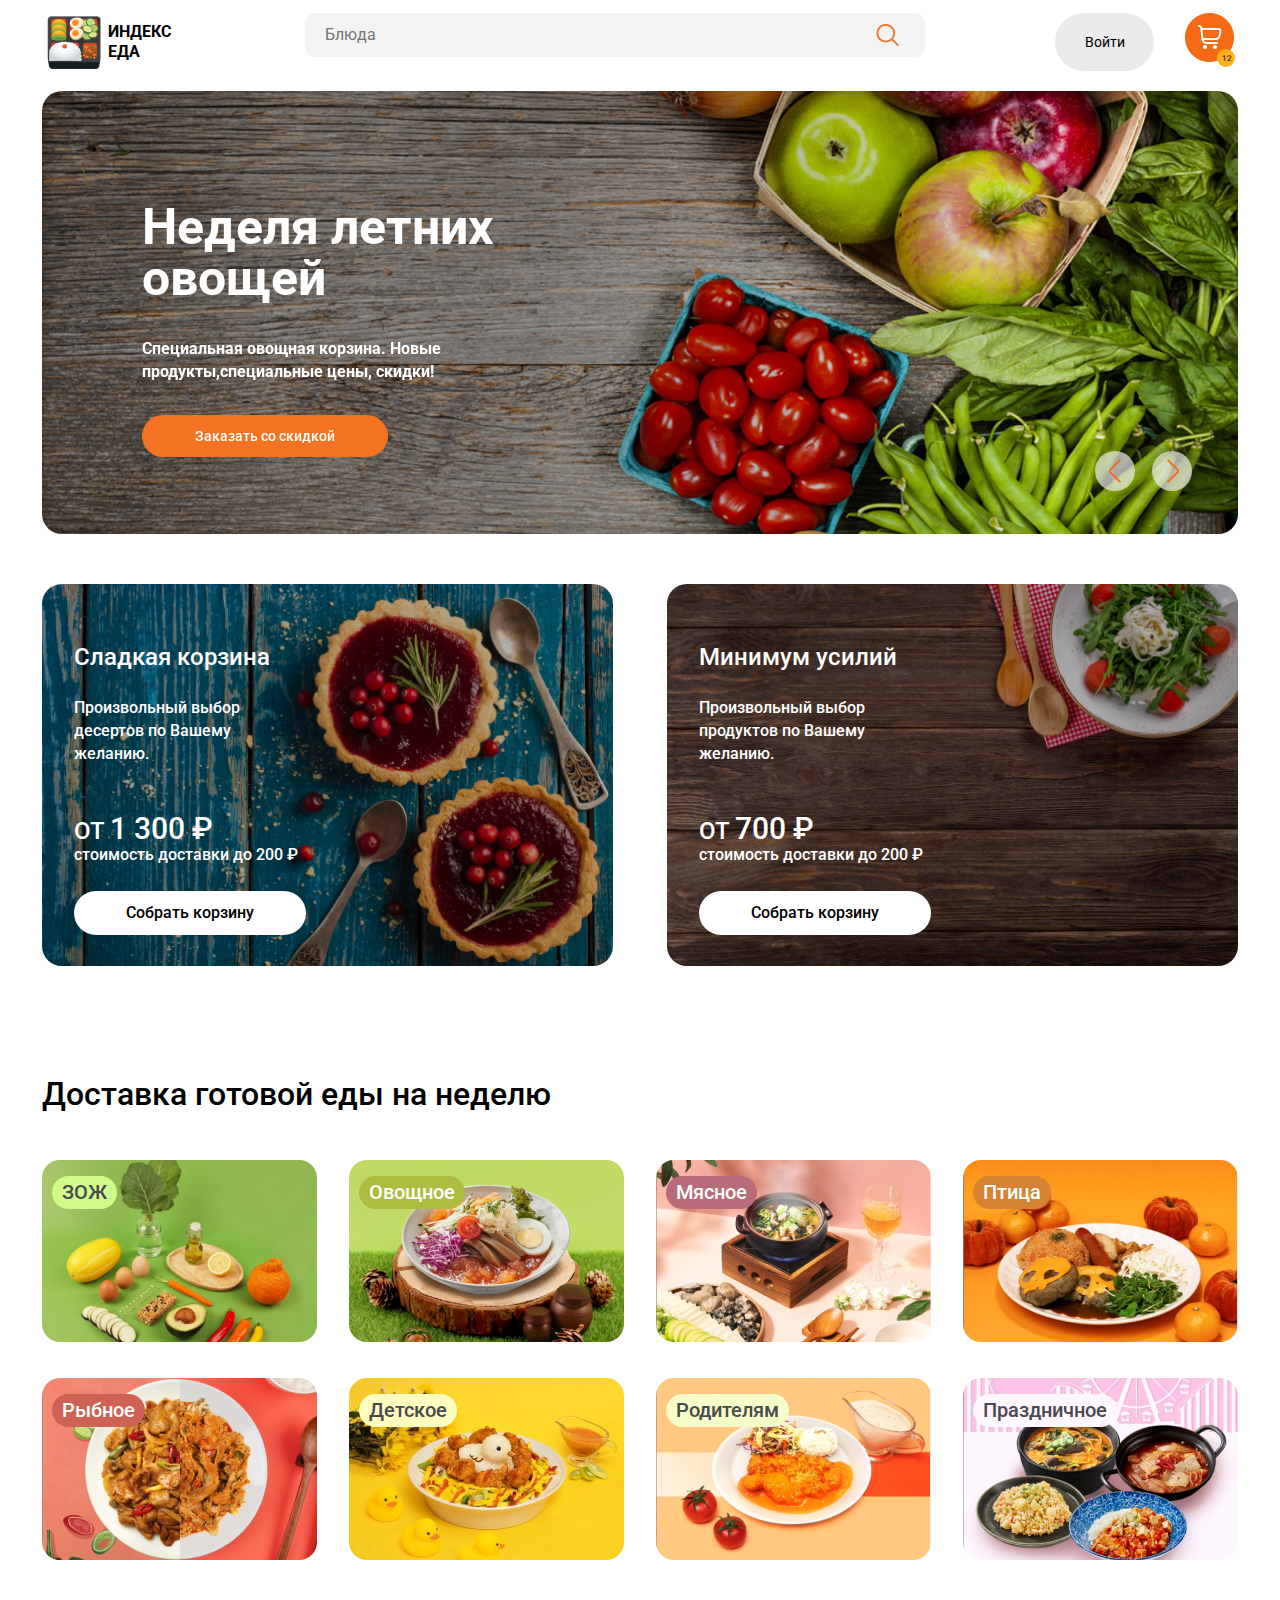
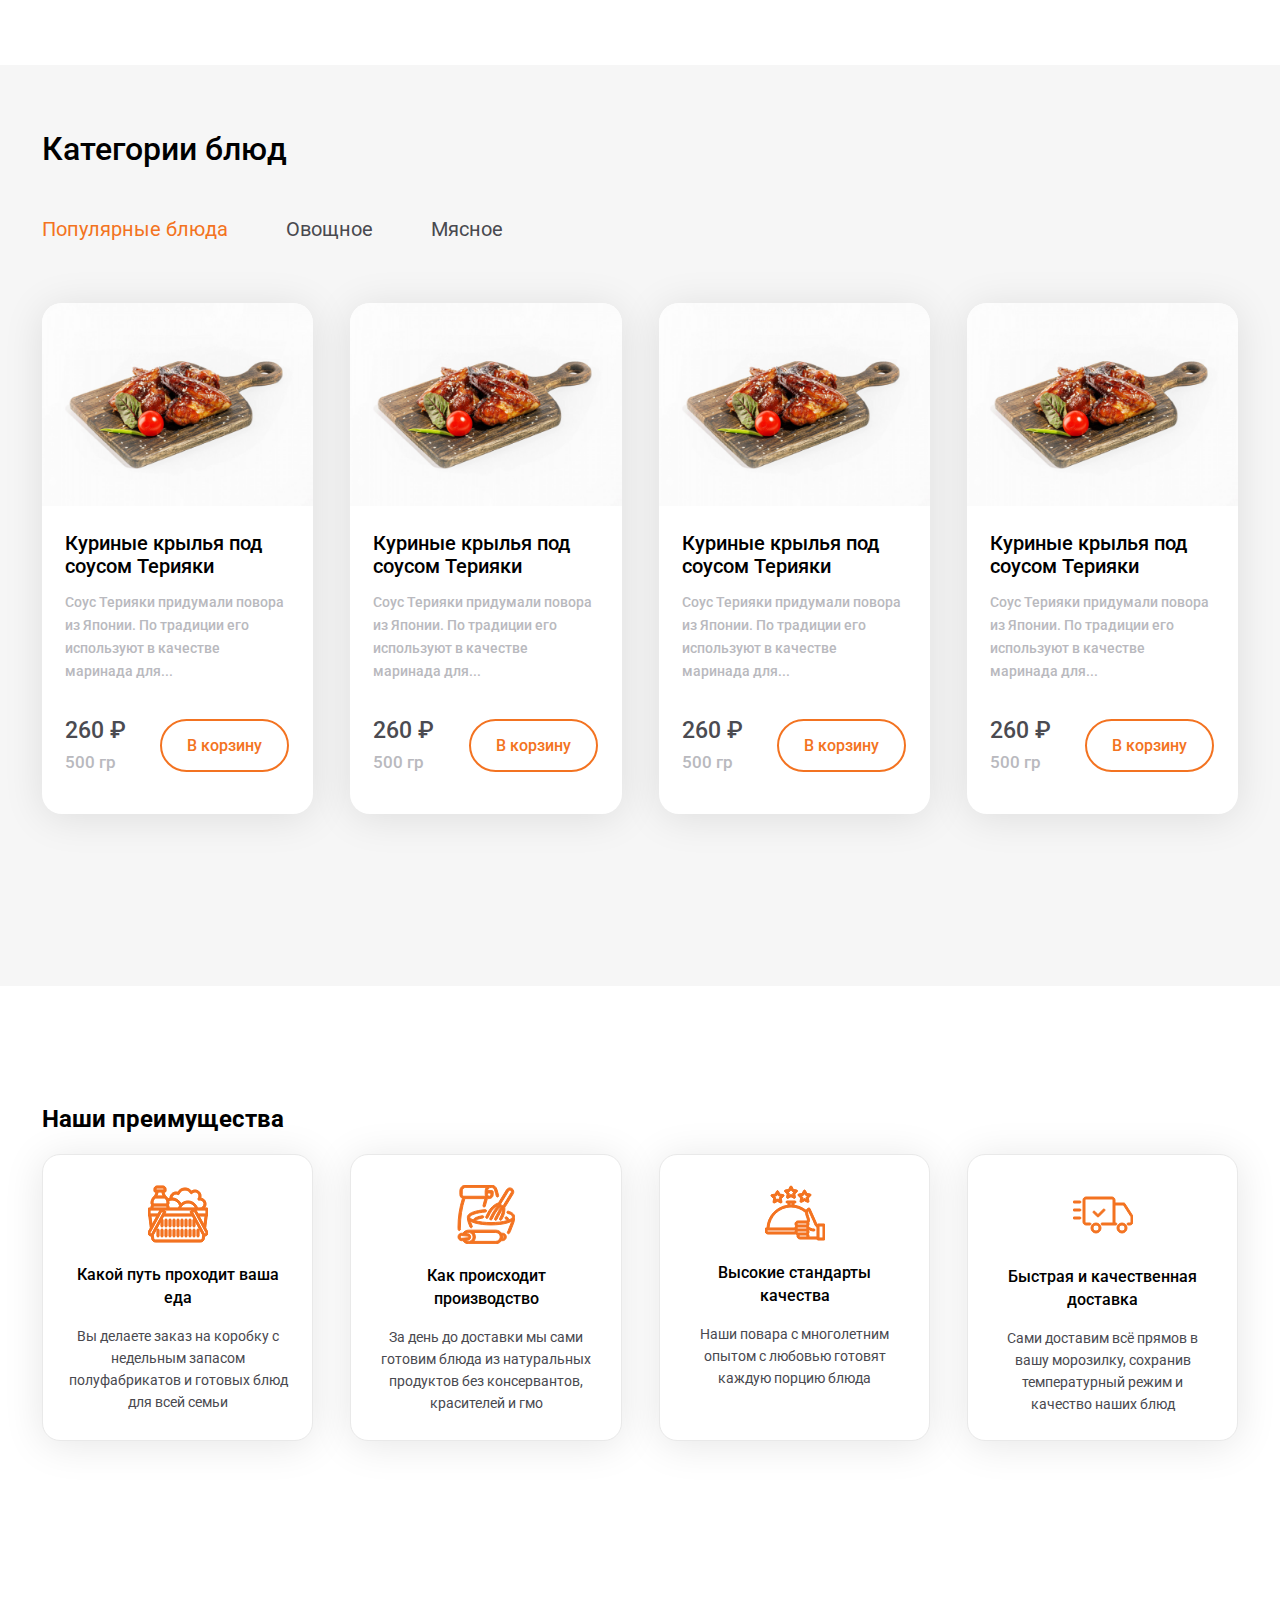
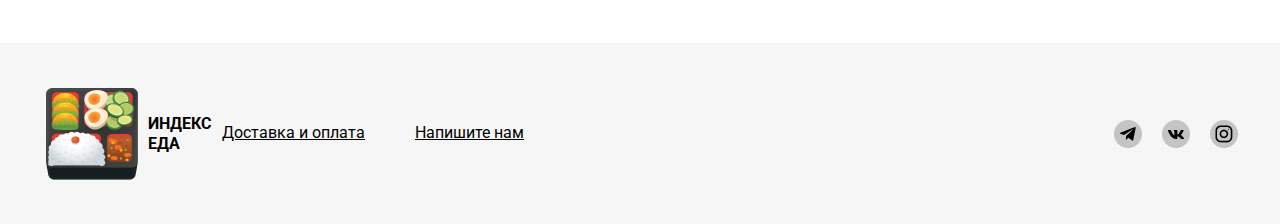
<file: index.html>
<!DOCTYPE html>
<html lang="ru">

<head>
    <meta charset="UTF-8">
    <meta http-equiv="X-UA-Compatible" content="IE=edge">
    <meta name="viewport" content="width=device-width, initial-scale=1.0">
    <title>Index Eda</title>
    <link rel="preconnect" href="https://fonts.googleapis.com">
    <link rel="preconnect" href="https://fonts.gstatic.com" crossorigin>
    <link href="https://fonts.googleapis.com/css2?family=Roboto:wght@400;500;700&display=swap" rel="stylesheet">
    <link rel="stylesheet" href="normalize.css">
    <link rel="stylesheet" href="owl.carousel.min.css">
    <link rel="stylesheet" href="owl.theme.default.min.css">
    <link rel="stylesheet" href="styles.css">
    <link rel="stylesheet" href="mobile.css" media="(max-width: 768px)">


    <script src="jquery.js" defer></script>
    <script src="owl.carousel.min.js" defer></script>
    <script src="jquery-ui.min.js" defer></script>
    <script src="script.js" defer></script>
    <script src="search.js" defer></script>
</head>

<body>
    <header>
        <div class="logo">
            <img src="images/logo.png" alt="логотип">
            <span>индекс еда</span>
        </div>

        <div class="search-form">
            <input type="text" placeholder="Блюда" class="search">
            <button type="button" class="search-icon">
                <img src="images/search-icon.png" alt="Кнопка поиска">
            </button>
        </div>

        <div class="user-nav">
            <button type="button" class="enter">Войти</button>

            <button type="button" class="cart-icon">
                <div class="cart-index">12</div>
            </button>
        </div>

        <button type="button" class="search-mobile">

        </button>

    </header>
    <section class="slider owl-carousel">
        <div class="slider-item slider-bg1">
            <h1>Неделя летних овощей</h1>
            <h2>Специальная овощная корзина. Новые продукты,специальные цены, скидки!</h2>
            <button class="slider-btn">Заказать со скидкой</button>
        </div>


        <div class="slider-item slider-bg3">
            <h1>Витаминная неделя</h1>
            <h2>Специальная овощная корзина. Новые продукты,специальные цены, скидки!</h2>
            <button class="slider-btn">Заказать со скидкой</button>
        </div>

        <div class="slider-item slider-bg2">
            <h1>Неделя осенних овощей</h1>
            <h2>Специальная овощная корзина. Новые продукты, специальные цены, скидки!</h2>
            <button class="slider-btn">Заказать со скидкой</button>
        </div>


    </section>
    <section class="bonus">
        <div class="bonus-item bonus-bg1">
            <h3>Сладкая корзина</h3>
            <p>Произвольный выбор десертов по Вашему желанию.</p>
            <p class="price">ОТ <span>1 300 ₽</span></p>
            <p>стоимость доставки до 200 ₽</p>
            <button class="bonus-btn">Собрать корзину</button>
        </div>

        <div class="bonus-item bonus-bg2">
            <h3>Минимум усилий</h3>
            <p>Произвольный выбор продуктов по Вашему желанию.</p>
            <p class="price">ОТ <span>700 ₽</span></p>
            <p>стоимость доставки до 200 ₽</p>
            <button class="bonus-btn">Собрать корзину</button>
        </div>
    </section>


    <section class="delivery">
        <h2>Доставка готовой еды на неделю</h2>
        <div class="gallery">

            <figure>
                <img src="images/deliv1.png" alt="ЗОЖ">
                <figcaption class="deliv1">ЗОЖ</figcaption>
            </figure>

            <figure>
                <img src="images/deliv2.png" alt="Овощное">
                <figcaption class="deliv2">Овощное</figcaption>
            </figure>

            <figure>
                <img src="images/deliv3.png" alt="Мясное">
                <figcaption class="deliv3">Мясное</figcaption>
            </figure>

            <figure>
                <img src="images/deliv4.png" alt="Птица">
                <figcaption class="deliv4">Птица</figcaption>
            </figure>

            <figure>
                <img src="images/deliv5.png" alt="Рыбное">
                <figcaption class="deliv5">Рыбное</figcaption>
            </figure>

            <figure>
                <img src="images/deliv6.png" alt="Детское">
                <figcaption class="deliv6">Детское</figcaption>
            </figure>

            <figure>
                <img src="images/deliv7.png" alt="Родителям">
                <figcaption class="deliv7">Родителям</figcaption>
            </figure>

            <figure>
                <img src="images/deliv8.png" alt="Праздничное">
                <figcaption class="deliv8">Праздничное</figcaption>
            </figure>
        </div>
    </section>
    <section class="catalog">
        <section class="categories">
            <h2>Категории блюд</h2>
            <div id="tabset">
                <ul>
                    <li><a href="#popular" class="active">Популярные блюда</a></li>
                    <li><a href="#veget">Овощное</a></li>
                    <li><a href="#meat">Мясное</a></li>
                </ul>
                <div class="food-examples" id="popular">
                    <div class="food-item">
                        <img src="images/food1.png" alt="Куриные крылья под соусом Терияки">
                        <h3>Куриные крылья под соусом Терияки</h3>
                        <p>Соус Терияки придумали повора из Японии. По традиции его используют в качестве маринада
                            для...</p>
                        <div class="food-info">
                            <div class="food-details">
                                <span class="price">260 ₽</span>
                                <span class="weight">500 гр</span>
                            </div>

                            <button class="food-cart">В корзину</button>
                        </div>
                    </div>

                    <div class="food-item">
                        <img src="images/food1.png" alt="Куриные крылья под соусом Терияки">
                        <h3>Куриные крылья под соусом Терияки</h3>
                        <p>Соус Терияки придумали повора из Японии. По традиции его используют в качестве маринада
                            для...</p>
                        <div class="food-info">
                            <div class="food-details">
                                <span class="price">260 ₽</span>
                                <span class="weight">500 гр</span>
                            </div>

                            <button class="food-cart">В корзину</button>
                        </div>
                    </div>

                    <div class="food-item">
                        <img src="images/food1.png" alt="Куриные крылья под соусом Терияки">
                        <h3>Куриные крылья под соусом Терияки</h3>
                        <p>Соус Терияки придумали повора из Японии. По традиции его используют в качестве маринада
                            для...</p>
                        <div class="food-info">
                            <div class="food-details">
                                <span class="price">260 ₽</span>
                                <span class="weight">500 гр</span>
                            </div>

                            <button class="food-cart">В корзину</button>
                        </div>
                    </div>

                    <div class="food-item">
                        <img src="images/food1.png" alt="Куриные крылья под соусом Терияки">
                        <h3>Куриные крылья под соусом Терияки</h3>
                        <p>Соус Терияки придумали повора из Японии. По традиции его используют в качестве маринада
                            для...</p>
                        <div class="food-info">
                            <div class="food-details">
                                <span class="price">260 ₽</span>
                                <span class="weight">500 гр</span>
                            </div>

                            <button class="food-cart">В корзину</button>
                        </div>
                    </div>
                </div>

                <div class="food-examples" id="veget">
                    <div class="food-item">
                        <img src="images/food1.png" alt="Куриные крылья под соусом Терияки">
                        <h3>Овощи под соусом Терияки</h3>
                        <p>Соус Терияки придумали повора из Японии. По традиции его используют в качестве маринада
                            для...</p>
                        <div class="food-info">
                            <div class="food-details">
                                <span class="price">260 ₽</span>
                                <span class="weight">500 гр</span>
                            </div>

                            <button class="food-cart">В корзину</button>
                        </div>
                    </div>

                    <div class="food-item">
                        <img src="images/food1.png" alt="Куриные крылья под соусом Терияки">
                        <h3>Овощи крылья под соусом Терияки</h3>
                        <p>Соус Терияки придумали повора из Японии. По традиции его используют в качестве маринада
                            для...</p>
                        <div class="food-info">
                            <div class="food-details">
                                <span class="price">260 ₽</span>
                                <span class="weight">500 гр</span>
                            </div>

                            <button class="food-cart">В корзину</button>
                        </div>
                    </div>

                    <div class="food-item">
                        <img src="images/food1.png" alt="Куриные крылья под соусом Терияки">
                        <h3>Овощи крылья под соусом Терияки</h3>
                        <p>Соус Терияки придумали повора из Японии. По традиции его используют в качестве маринада
                            для...</p>
                        <div class="food-info">
                            <div class="food-details">
                                <span class="price">260 ₽</span>
                                <span class="weight">500 гр</span>
                            </div>

                            <button class="food-cart">В корзину</button>
                        </div>
                    </div>

                    <div class="food-item">
                        <img src="images/food1.png" alt="Куриные крылья под соусом Терияки">
                        <h3>Овощи крылья под соусом Терияки</h3>
                        <p>Соус Терияки придумали повора из Японии. По традиции его используют в качестве маринада
                            для...</p>
                        <div class="food-info">
                            <div class="food-details">
                                <span class="price">260 ₽</span>
                                <span class="weight">500 гр</span>
                            </div>

                            <button class="food-cart">В корзину</button>
                        </div>
                    </div>
                </div>


                <div class="food-examples" id="meat">
                    <div class="food-item">
                        <img src="images/food1.png" alt="Куриные крылья под соусом Терияки">
                        <h3>Свинина под соусом Терияки</h3>
                        <p>Соус Терияки придумали повора из Японии. По традиции его используют в качестве маринада
                            для...</p>
                        <div class="food-info">
                            <div class="food-details">
                                <span class="price">260 ₽</span>
                                <span class="weight">500 гр</span>
                            </div>

                            <button class="food-cart">В корзину</button>
                        </div>
                    </div>

                    <div class="food-item">
                        <img src="images/food1.png" alt="Куриные крылья под соусом Терияки">
                        <h3>Свинина под соусом Терияки</h3>
                        <p>Соус Терияки придумали повора из Японии. По традиции его используют в качестве маринада
                            для...</p>
                        <div class="food-info">
                            <div class="food-details">
                                <span class="price">260 ₽</span>
                                <span class="weight">500 гр</span>
                            </div>

                            <button class="food-cart">В корзину</button>
                        </div>
                    </div>

                    <div class="food-item">
                        <img src="images/food1.png" alt="Куриные крылья под соусом Терияки">
                        <h3>Свинина крылья под соусом Терияки</h3>
                        <p>Соус Терияки придумали повора из Японии. По традиции его используют в качестве маринада
                            для...</p>
                        <div class="food-info">
                            <div class="food-details">
                                <span class="price">260 ₽</span>
                                <span class="weight">500 гр</span>
                            </div>

                            <button class="food-cart">В корзину</button>
                        </div>
                    </div>

                    <div class="food-item">
                        <img src="images/food1.png" alt="Куриные крылья под соусом Терияки">
                        <h3>Свинина крылья под соусом Терияки</h3>
                        <p>Соус Терияки придумали повора из Японии. По традиции его используют в качестве маринада
                            для...</p>
                        <div class="food-info">
                            <div class="food-details">
                                <span class="price">260 ₽</span>
                                <span class="weight">500 гр</span>
                            </div>

                            <button class="food-cart">В корзину</button>
                        </div>
                    </div>
                </div>
            </div>
        </section>
    </section>


    <section class="benefits">
        <h2>Наши преимущества</h2>
        <div class="benefits-cards">
            <div class="benefits-item">
                <svg width="60" height="58" xmlns="http://www.w3.org/2000/svg">
                    <use xlink:href="images/icons.svg#card1"></use>
                </svg>
                <h3>Какой путь проходит ваша еда</h3>
                <p>Вы делаете заказ на коробку с недельным запасом полуфабрикатов и готовых блюд для всей семьи</p>
            </div>

            <div class="benefits-item">
                <svg width="58" height="59" xmlns="http://www.w3.org/2000/svg">
                    <use xlink:href="images/icons.svg#card2"></use>
                </svg>
                <h3>Как происходит производство</h3>
                <p>За день до доставки мы сами готовим блюда из натуральных продуктов без консервантов, красителей и гмо
                </p>
            </div>

            <div class="benefits-item">
                <svg width="60" height="56" xmlns="http://www.w3.org/2000/svg">
                    <use xlink:href="images/icons.svg#card3"></use>
                </svg>
                <h3>Высокие стандарты качества</h3>
                <p>Наши повара с многолетним опытом с любовью готовят каждую порцию блюда</p>
            </div>

            <div class="benefits-item">
                <svg width="60" height="60" xmlns="http://www.w3.org/2000/svg">
                    <use xlink:href="images/icons.svg#card4"></use>
                </svg>
                <h3>Быстрая и качественная доставка</h3>
                <p>Сами доставим всё прямов в вашу морозилку, сохранив температурный режим и качество наших блюд</p>
            </div>
        </div>
    </section>
    <footer>
        <div class="footer-content">
            <div class="footer-info">
                <div class="logo">
                    <img src="images/logoX2.png" alt="логотип">
                    <span>индекс еда</span>
                </div>


                <ul>
                    <li><a href="#">Доставка и оплата</a></li>
                    <li><a href="#">Напишите нам</a></li>
                </ul>
            </div>


            <div class="social">
                <img src="images/telegram.png" alt="Телеграмм">
                <img src="images/vk.png" alt="ВКонтакте">
                <img src="images/instagram.png" alt="Инстагам">
            </div>
        </div>
    </footer>
</body>

</html>
</file>
<file: styles.css>
* {
    box-sizing: border-box;
}

body {
    font-family: Roboto, Arial, sans-serif;
    color: #000;
}

button {
    border: none;
    cursor: pointer;
}

a {
    text-decoration: none;
}

header {
    display: flex;
    padding: 13px 0 20px;
    justify-content: space-between;
    max-width: 1190px;
    margin: 0 auto;
}

.logo {
    display: flex;
    width: 130px;
    font-weight: 700;
    font-size: 16px;
    line-height: 20px;
    text-transform: uppercase;
    gap: 5px;
}

.logo span {
    align-self: center;
}

.search {
    background: rgba(238, 238, 238, 0.71);
    border-radius: 10px;
    width: 100%;
    padding: 13px 50px 13px 20px;
    border: none;
}

.search-icon {
    background: transparent;
    border: none;
    position: absolute;
    top: 10px;
    right: 20px;
}

.search-form {
    position: relative;
    width: 620px;
}

.search-mobile {
    display: none;
}

.enter {
    background: #EBEBEB;
    border-radius: 50px;
    border-style: none;
    width: 99px;
    font-size: 14px;
    padding: 16px 29px;
}

.cart-icon {
    width: 50px;
    height: 54px;
    background: url(images/cart.png) no-repeat;
    position: relative;
}

.cart-index {
    font-size: 8px;
    background: #FFAF19;
    width: 18px;
    height: 18px;
    border-radius: 50%;
    position: absolute;
    right: 0;
    bottom: 0;
    padding: 5px;
}

.user-nav {
    display: flex;
    gap: 31px
}

.slider {
    max-width: 1196px;
    margin: 0 auto;
}

.slider-item h1 {
    font-size: 50px;
    line-height: 51px;
    color: #FFFFFF;
    width: 390px;
}

.slider-item h2 {
    font-size: 16px;
    line-height: 23px;
    color: #FFFFFF;
    width: 390px;
    margin-bottom: 32px;
}

.slider-bg1 {
    background-image: linear-gradient(90deg, rgba(0, 0, 0, 0.43) 40.45%, rgba(0, 0, 0, 0) 100%), url(images/slider-bg1.png);
}

.slider-bg2 {
    background-image: linear-gradient(90deg, rgba(0, 0, 0, 0.43) 40.45%, rgba(0, 0, 0, 0) 100%), url(images/slider-bg2.png);
}

.slider-bg3 {
    background-image: linear-gradient(90deg, rgba(0, 0, 0, 0.43) 40.45%, rgba(0, 0, 0, 0) 100%), url(images/slider-bg3.png);
}

.slider-item {
    background-repeat: no-repeat;
    background-size: cover;
    border-radius: 20px;
    padding: 77px 100px;
}

.slider-btn {
    width: 246px;
    background: #F47322;
    border-radius: 25px;
    font-weight: 500;
    font-size: 14px;
    color: #FFFFFF;
    padding: 13px 53px;
}

.bonus {
    max-width: 1196px;
    margin: 50px auto;
    display: flex;
    gap: 54px;
}

.bonus-item {
    flex-basis: 50%;
    border-radius: 20px;
    background-repeat: no-repeat;
    background-size: cover;
    padding: 36px 32px 31px;
}

.bonus-bg1 {
    background-image: url(images/bonus-bg1.png);
}

.bonus-bg2 {
    background-image: url(images/bonus-bg2.png);
}

.bonus h3 {
    font-weight: 500;
    font-size: 24px;
    color: #FFFFFF;
}

.bonus p {
    width: 225px;
    font-weight: 500;
    font-size: 16px;
    line-height: 23px;
    color: #FFFFFF;
    margin-bottom: o;
    margin-top: 0;
}

.bonus .price {
    font-weight: 500;
    font-size: 24px;
    color: #FFFFFF;
    margin-top: 52px;
}

.bonus-btn {
    padding: 13px 52px;
    background: #FFFFFF;
    border-radius: 50px;
    font-weight: 500;
    font-size: 16px;
    margin-top: 25px;
}

.bonus .price span {
    font-size: 30px;
}

p {
    margin-bottom: 0;
}

.owl-carousel .owl-nav button.owl-prev {
    background: url(images/arrow_left.png) no-repeat 50% 50% rgba(235, 235, 235, 0.7);
    width: 40px;
    height: 40px;
    border-radius: 50%;
}

.owl-carousel .owl-nav button.owl-next {
    background: url(images/arrow_right.png) no-repeat 50% 50% rgba(235, 235, 235, 0.7);
    width: 40px;
    height: 40px;
    border-radius: 50%;
    margin-left: 17px;
}

.owl-nav span {
    display: none;
}

.owl-nav {
    position: absolute;
    right: 46px;
    bottom: 39px;
}

.delivery {
    max-width: 1196px;
    margin: 110px auto 0;
}

.delivery h2 {
    font-weight: 500;
    font-size: 32px;
    margin-bottom: 47px;
}

.gallery {
    display: flex;
    flex-wrap: wrap;
    gap: 32px;
}

.gallery figure {
    border-radius: 18px;
    position: relative;
    margin: 0;
    flex-basis: calc((100% - 32px*3) / 4);
}

.gallery img {
    border-radius: 18px;
    max-width: 100%;
}

.gallery figcaption {
    position: absolute;
    top: 16px;
    left: 10px;
    border-radius: 30px;
    font-weight: 500;
    font-size: 20px;
    line-height: 23px;
    padding: 5px 10px;
}

.deliv1 {
    background: #D0FD89;
    color: #49494F;
}

.deliv2 {
    background: #AEBC41;
    color: #FFFFFF;
}

.deliv3 {
    color: #FFFFFF;
    background: #B86B78;
}

.deliv4 {
    background: #D68334;
    color: #FFFFFF;
}

.deliv5 {
    color: #FFFFFF;
    background: #CD6255;
}

.deliv6 {
    color: #49494F;
    background: #FFFDBF;
}

.deliv7 {
    color: #49494F;
    background: #F6FDC8;
}

.deliv8 {
    color: #49494F;
    background: #FEF7FE;
}

.catalog {
    width: 100%;
    background: #F6F6F6;
    margin-top: 100px;
    padding-top: 40px;
    padding-bottom: 172px;
}

.categories {
    max-width: 1196px;
    margin: 0 auto;
}

.categories h2 {
    font-weight: 500;
    font-size: 32px;
}

.categories ul {
    list-style: none;
    margin: 50px 0 62px;
    padding: 0;
    display: flex;
    gap: 58px;
}

.categories a {
    font-size: 20px;
    color: #49494F;
}

.ui-tabs-active .ui-tabs-anchor {
    color: #F37321;
}

.food-item {
    background: #FFFFFF;
    box-shadow: 0px 4px 40px rgba(0, 0, 0, 0.1);
    border-radius: 20px;
    flex-basis: calc((100% - 37px*3) / 4);
}

.food-item img {
    border-radius: 20px 20px 0 0;
    max-width: 100%;
}

.food-item h3 {
    font-weight: 500;
    font-size: 20px;
    line-height: 23px;
    color: #000000;
    margin: 21px 23px 13px;
}

.food-item p {
    font-weight: 500;
    font-size: 14px;
    line-height: 23px;
    color: #B9B9BE;
    margin: 13px 27px 36px 23px;
}

.food-item .weight {
    font-weight: 500;
    font-size: 17px;
    line-height: 20px;
    color: #B9B9BE;
}

.food-item .price {
    font-weight: 500;
    font-size: 23px;
    line-height: 23px;
    color: #4B4B51;
}

.food-cart {
    font-weight: 500;
    font-size: 16px;
    color: #F37321;
    border: 2px solid #F37321;
    border-radius: 33px;
    padding: 16px 25px 15px;
    background: #FFF;

}

.food-info {
    margin: 36px 24px 21px 23px;
    display: flex;
    justify-content: space-between;
    padding-bottom: 21px;
}

.food-details {
    display: flex;
    flex-direction: column;
    justify-content: space-between;
}

.food-examples {
    display: flex;
    flex-wrap: wrap;
    gap: 37px;
}

.benefits {
    max-width: 1196px;
    margin: 0 auto;
    padding-top: 100px;
    padding-bottom: 202px;
}

.benefits-item svg {
    fill: #F37321;
    stroke: #F37321;
}

.benefits-item:hover svg {
    fill: #FFF;
    stroke: #FFF;
    stroke-width: 1;
}

.benefits-item {
    background: #FFFFFF;
    border: 1px solid #E9E9E9;
    box-shadow: 0px 4px 40px rgba(0, 0, 0, 0.1);
    border-radius: 18px;
    padding: 30px 23px 25px 24px;
    text-align: center;
    flex-basis: calc((100% - 37px*3) / 4);
}

.benefits-item:hover {
    background: #F37321;
    border: 1px solid #F37321;
    box-shadow: 0px 4px 40px rgba(0, 0, 0, 0.1);
    color: #FFF;
}

.benefits-item h3 {
    font-weight: 500;
    font-size: 16px;
    line-height: 23px;
}


.benefits-item p {
    font-weight: 400;
    font-size: 14px;
    line-height: 22px;
    color: #49494F;
}

.benefits-item:hover p {
    color: #FFF;
}

.benefits-cards {
    display: flex;
    flex-wrap: wrap;
    justify-content: center;
    gap: 37px;
}

footer {
    background: #F6F6F6;
    padding-top: 40px;
    padding-bottom: 40px;
}

.footer-content {
    max-width: 1196px;
    margin: 0 auto;
    display: flex;
    justify-content: space-between;
}

.footer-info {
    display: flex;
    gap: 50px;
}

footer ul {
    list-style-type: none;
    margin: 0;
    padding: 0;
    display: flex;
    gap: 50px;
    align-self: center;
}

footer a {
    color: #000000;
    text-decoration: underline;
}

.social {
    align-items: center;
    display: flex;
    gap: 20px;
}
</file>
<file: mobile.css>
header {
    padding:  9px 21px 39px 22px;
    max-width: 768px;
}

header .logo span {
    display: none;
}

.search-form {
    display: none;
    position: absolute;
    top: 70px;
    left: 22px;
    z-index: 50;
    width: calc(100% - 44px);
    margin-right: 22px;
}

.search {
    background: #eee;
}

.search-icon {
display: none;
}


.cart-icon {
    position: absolute;
    top: 115px;
    right: 18px;
    z-index: 10;
}

.search-mobile {
    display: none;
    width: 37px;
    height: 37px;
    background: url(images/search-icon.png) no-repeat center;
    display: block;
}

.search-close {
    background: url(images/close.svg) no-repeat center;
}

.slider {
    padding-right: 0;
    padding-left: 0;
    max-width: 100%;
    padding-bottom: 50px;
}

.slider-item {
    border-radius: 0;
    padding: 40px 20px;
}

.slider-item h1 {
    font-size: 35px;
    width: 90%;
    margin:0 auto;
    height: 130px;
}

.slider-item h2 {
    width: 90%;
    margin-bottom: 32px;
    margin:0 auto;
}

.slider-btn {
    width: 260px;
    margin: 0 auto;
    display: block;
}

.owl-carousel .owl-nav button.owl-prev {
    margin-left: 16px;
}

.owl-carousel .owl-nav button.owl-next {
    margin-right: 16px;
    margin-left: 17px;
}

.owl-nav {
    right: auto;
    bottom: 55px;
    display: flex;
    justify-content: space-between;
    width: 100%;
}

.bonus {
    display: block;
    padding-left: 20px;
    padding-right: 20px;
    max-width: 768px;
}

.bonus-item {
    margin-bottom: 33px;
}

.delivery {
    max-width: 768px;
    padding-left: 20px;
    padding-right: 20px;
}

.gallery figure {
    flex-basis: 270px;
}

.food-item {
    flex-basis: 270px;
}

.food-item img {
    max-width: 50%;
    margin-left: 25%;
}

.categories {
    max-width: 768px;
    padding: 0 20px;
}

.categories ul {
    flex-wrap: wrap;
    gap: 16px;
}

.benefits {
    max-width: 768px;
    padding-left: 20px;
    padding-right: 20px;
}

.benefits-item {
    flex-basis: 270px;
}

.footer-content {
    max-width: 768px;
    padding: 0 20px;
    flex-direction: column;
}

.footer-info {
    flex-direction: column;
}

footer ul {
    flex-direction: column;
    gap: 14px;
    align-items: flex-start;
    align-self: flex-start;
}
</file>
